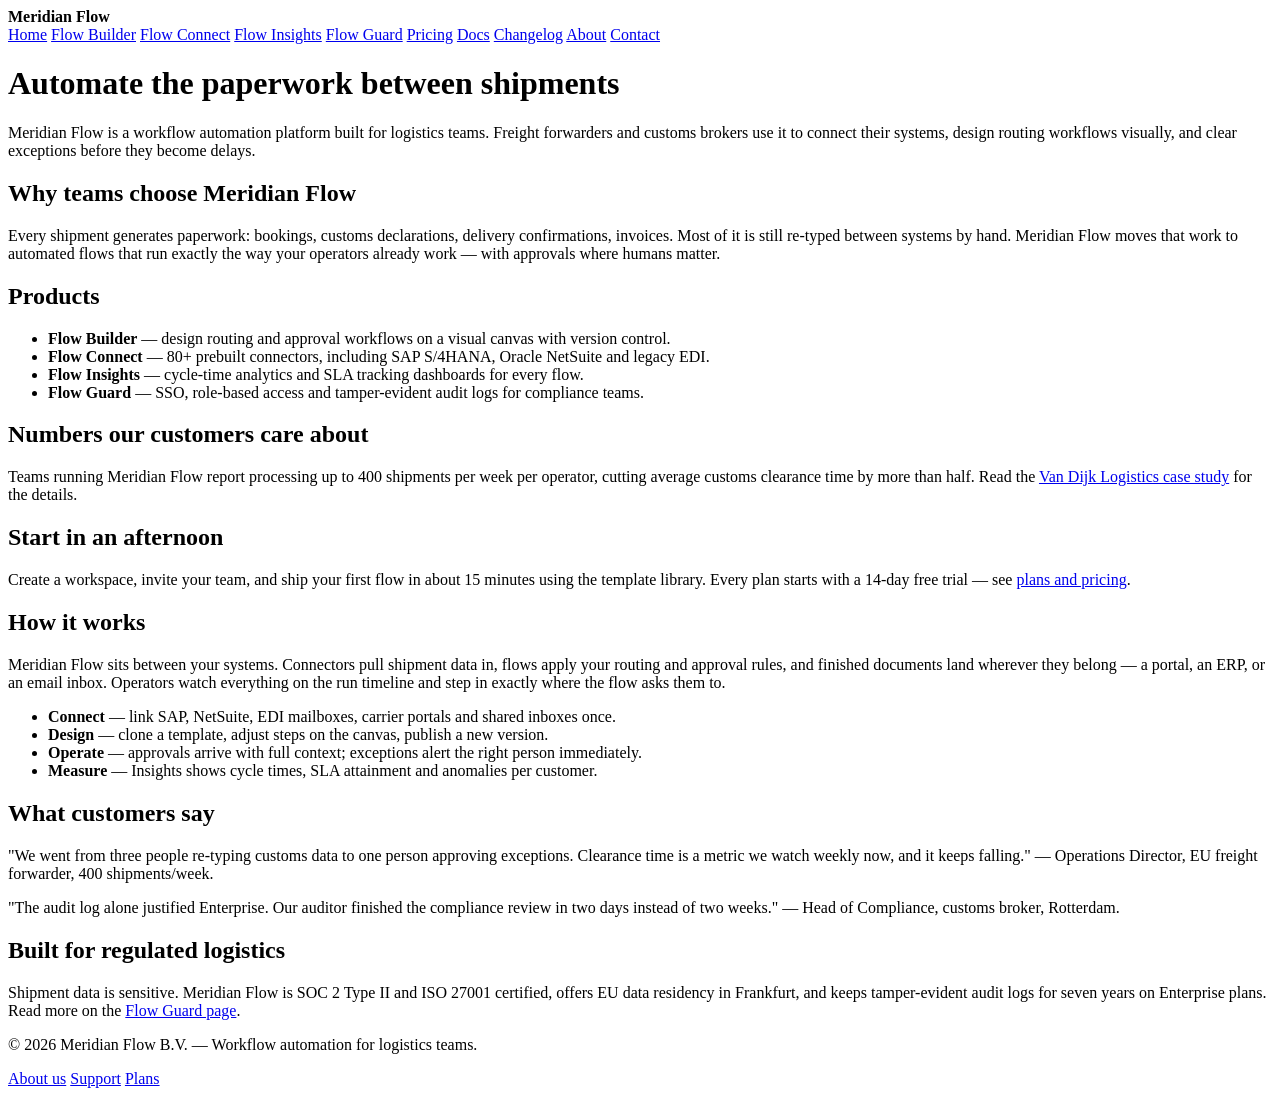
<file: src/site_rag_analyst/demo_data/site/index.html>
<!DOCTYPE html>
<html lang="en">
<head>
<meta charset="utf-8">
<meta name="viewport" content="width=device-width, initial-scale=1">
<title>Meridian Flow — Workflow automation for logistics teams</title>
<meta name="description" content="Meridian Flow automates the paperwork between shipments: customs forms, bookings, invoices and exceptions, in one platform.">
</head>
<body>
<header><strong>Meridian Flow</strong>
<nav class="main-nav">
  <a href="http://demo.meridian.test/">Home</a>
  <a href="http://demo.meridian.test/products/flow-builder">Flow Builder</a>
  <a href="http://demo.meridian.test/products/flow-connect">Flow Connect</a>
  <a href="http://demo.meridian.test/products/flow-insights">Flow Insights</a>
  <a href="http://demo.meridian.test/products/flow-guard">Flow Guard</a>
  <a href="http://demo.meridian.test/pricing">Pricing</a>
  <a href="http://demo.meridian.test/docs/getting-started">Docs</a>
  <a href="http://demo.meridian.test/changelog">Changelog</a>
  <a href="http://demo.meridian.test/about">About</a>
  <a href="http://demo.meridian.test/contact">Contact</a>
</nav>
</header>
<main>

<h1>Automate the paperwork between shipments</h1>
<p>Meridian Flow is a workflow automation platform built for logistics teams.
Freight forwarders and customs brokers use it to connect their systems, design
routing workflows visually, and clear exceptions before they become delays.</p>

<h2>Why teams choose Meridian Flow</h2>
<p>Every shipment generates paperwork: bookings, customs declarations, delivery
confirmations, invoices. Most of it is still re-typed between systems by hand.
Meridian Flow moves that work to automated flows that run exactly the way your
operators already work — with approvals where humans matter.</p>

<h2>Products</h2>
<ul>
  <li><strong>Flow Builder</strong> — design routing and approval workflows on a visual canvas with version control.</li>
  <li><strong>Flow Connect</strong> — 80+ prebuilt connectors, including SAP S/4HANA, Oracle NetSuite and legacy EDI.</li>
  <li><strong>Flow Insights</strong> — cycle-time analytics and SLA tracking dashboards for every flow.</li>
  <li><strong>Flow Guard</strong> — SSO, role-based access and tamper-evident audit logs for compliance teams.</li>
</ul>

<h2>Numbers our customers care about</h2>
<p>Teams running Meridian Flow report processing up to 400 shipments per week
per operator, cutting average customs clearance time by more than half. Read
the <a href="http://demo.meridian.test/blog/automating-border-paperwork">Van Dijk Logistics case study</a> for the details.</p>

<h2>Start in an afternoon</h2>
<p>Create a workspace, invite your team, and ship your first flow in about 15
minutes using the template library. Every plan starts with a 14-day free
trial — see <a href="http://demo.meridian.test/pricing">plans and pricing</a>.</p>

<h2>How it works</h2>
<p>Meridian Flow sits between your systems. Connectors pull shipment data in,
flows apply your routing and approval rules, and finished documents land
wherever they belong — a portal, an ERP, or an email inbox. Operators watch
everything on the run timeline and step in exactly where the flow asks them
to.</p>
<ul>
  <li><strong>Connect</strong> — link SAP, NetSuite, EDI mailboxes, carrier portals and shared inboxes once.</li>
  <li><strong>Design</strong> — clone a template, adjust steps on the canvas, publish a new version.</li>
  <li><strong>Operate</strong> — approvals arrive with full context; exceptions alert the right person immediately.</li>
  <li><strong>Measure</strong> — Insights shows cycle times, SLA attainment and anomalies per customer.</li>
</ul>

<h2>What customers say</h2>
<p>"We went from three people re-typing customs data to one person approving
exceptions. Clearance time is a metric we watch weekly now, and it keeps
falling." — Operations Director, EU freight forwarder, 400 shipments/week.</p>
<p>"The audit log alone justified Enterprise. Our auditor finished the
compliance review in two days instead of two weeks." — Head of Compliance,
customs broker, Rotterdam.</p>

<h2>Built for regulated logistics</h2>
<p>Shipment data is sensitive. Meridian Flow is SOC 2 Type II and ISO 27001
certified, offers EU data residency in Frankfurt, and keeps tamper-evident
audit logs for seven years on Enterprise plans. Read more on the
<a href="http://demo.meridian.test/products/flow-guard">Flow Guard page</a>.</p>

</main>

<footer>
  <p>© 2026 Meridian Flow B.V. — Workflow automation for logistics teams.</p>
  <a href="http://demo.meridian.test/about">About us</a>
  <a href="http://demo.meridian.test/contact">Support</a>
  <a href="http://demo.meridian.test/pricing">Plans</a>
</footer>

</body>
</html>
</file>
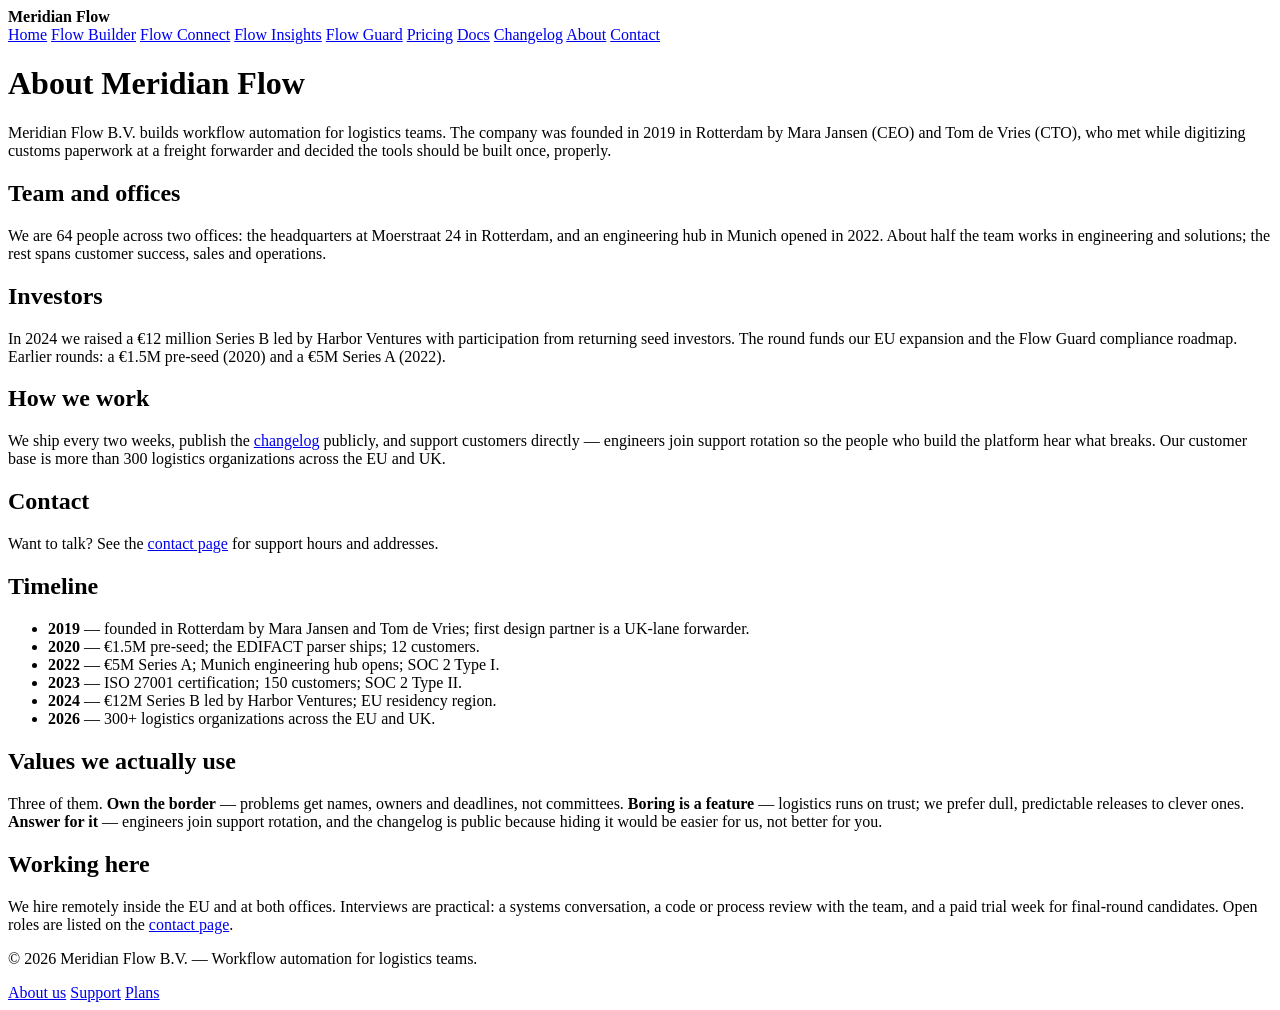
<file: src/site_rag_analyst/demo_data/site/about.html>
<!DOCTYPE html>
<html lang="en">
<head>
<meta charset="utf-8">
<meta name="viewport" content="width=device-width, initial-scale=1">
<title>About — Meridian Flow</title>
<meta name="description" content="Meridian Flow B.V. was founded in 2019 in Rotterdam by Mara Jansen and Tom de Vries. 64 people across Rotterdam and Munich, Series B of €12M in 2024.">
</head>
<body>
<header><strong>Meridian Flow</strong>
<nav class="main-nav">
  <a href="http://demo.meridian.test/">Home</a>
  <a href="http://demo.meridian.test/products/flow-builder">Flow Builder</a>
  <a href="http://demo.meridian.test/products/flow-connect">Flow Connect</a>
  <a href="http://demo.meridian.test/products/flow-insights">Flow Insights</a>
  <a href="http://demo.meridian.test/products/flow-guard">Flow Guard</a>
  <a href="http://demo.meridian.test/pricing">Pricing</a>
  <a href="http://demo.meridian.test/docs/getting-started">Docs</a>
  <a href="http://demo.meridian.test/changelog">Changelog</a>
  <a href="http://demo.meridian.test/about">About</a>
  <a href="http://demo.meridian.test/contact">Contact</a>
</nav>
</header>
<main>

<h1>About Meridian Flow</h1>
<p>Meridian Flow B.V. builds workflow automation for logistics teams. The
company was founded in 2019 in Rotterdam by Mara Jansen (CEO) and Tom de
Vries (CTO), who met while digitizing customs paperwork at a freight
forwarder and decided the tools should be built once, properly.</p>

<h2>Team and offices</h2>
<p>We are 64 people across two offices: the headquarters at Moerstraat 24 in
Rotterdam, and an engineering hub in Munich opened in 2022. About half the
team works in engineering and solutions; the rest spans customer success,
sales and operations.</p>

<h2>Investors</h2>
<p>In 2024 we raised a €12 million Series B led by Harbor Ventures with
participation from returning seed investors. The round funds our EU
expansion and the Flow Guard compliance roadmap. Earlier rounds: a €1.5M
pre-seed (2020) and a €5M Series A (2022).</p>

<h2>How we work</h2>
<p>We ship every two weeks, publish the
<a href="http://demo.meridian.test/changelog">changelog</a> publicly, and
support customers directly — engineers join support rotation so the people
who build the platform hear what breaks. Our customer base is more than 300
logistics organizations across the EU and UK.</p>

<h2>Contact</h2>
<p>Want to talk? See the <a href="http://demo.meridian.test/contact">contact
page</a> for support hours and addresses.</p>

<h2>Timeline</h2>
<ul>
  <li><strong>2019</strong> — founded in Rotterdam by Mara Jansen and Tom de Vries; first design partner is a UK-lane forwarder.</li>
  <li><strong>2020</strong> — €1.5M pre-seed; the EDIFACT parser ships; 12 customers.</li>
  <li><strong>2022</strong> — €5M Series A; Munich engineering hub opens; SOC 2 Type I.</li>
  <li><strong>2023</strong> — ISO 27001 certification; 150 customers; SOC 2 Type II.</li>
  <li><strong>2024</strong> — €12M Series B led by Harbor Ventures; EU residency region.</li>
  <li><strong>2026</strong> — 300+ logistics organizations across the EU and UK.</li>
</ul>

<h2>Values we actually use</h2>
<p>Three of them. <strong>Own the border</strong> — problems get names, owners
and deadlines, not committees. <strong>Boring is a feature</strong> —
logistics runs on trust; we prefer dull, predictable releases to clever
ones. <strong>Answer for it</strong> — engineers join support rotation, and
the changelog is public because hiding it would be easier for us, not better
for you.</p>

<h2>Working here</h2>
<p>We hire remotely inside the EU and at both offices. Interviews are
practical: a systems conversation, a code or process review with the team,
and a paid trial week for final-round candidates. Open roles are listed on
the <a href="http://demo.meridian.test/contact">contact page</a>.</p>

</main>

<footer>
  <p>© 2026 Meridian Flow B.V. — Workflow automation for logistics teams.</p>
  <a href="http://demo.meridian.test/about">About us</a>
  <a href="http://demo.meridian.test/contact">Support</a>
  <a href="http://demo.meridian.test/pricing">Plans</a>
</footer>

</body>
</html>
</file>
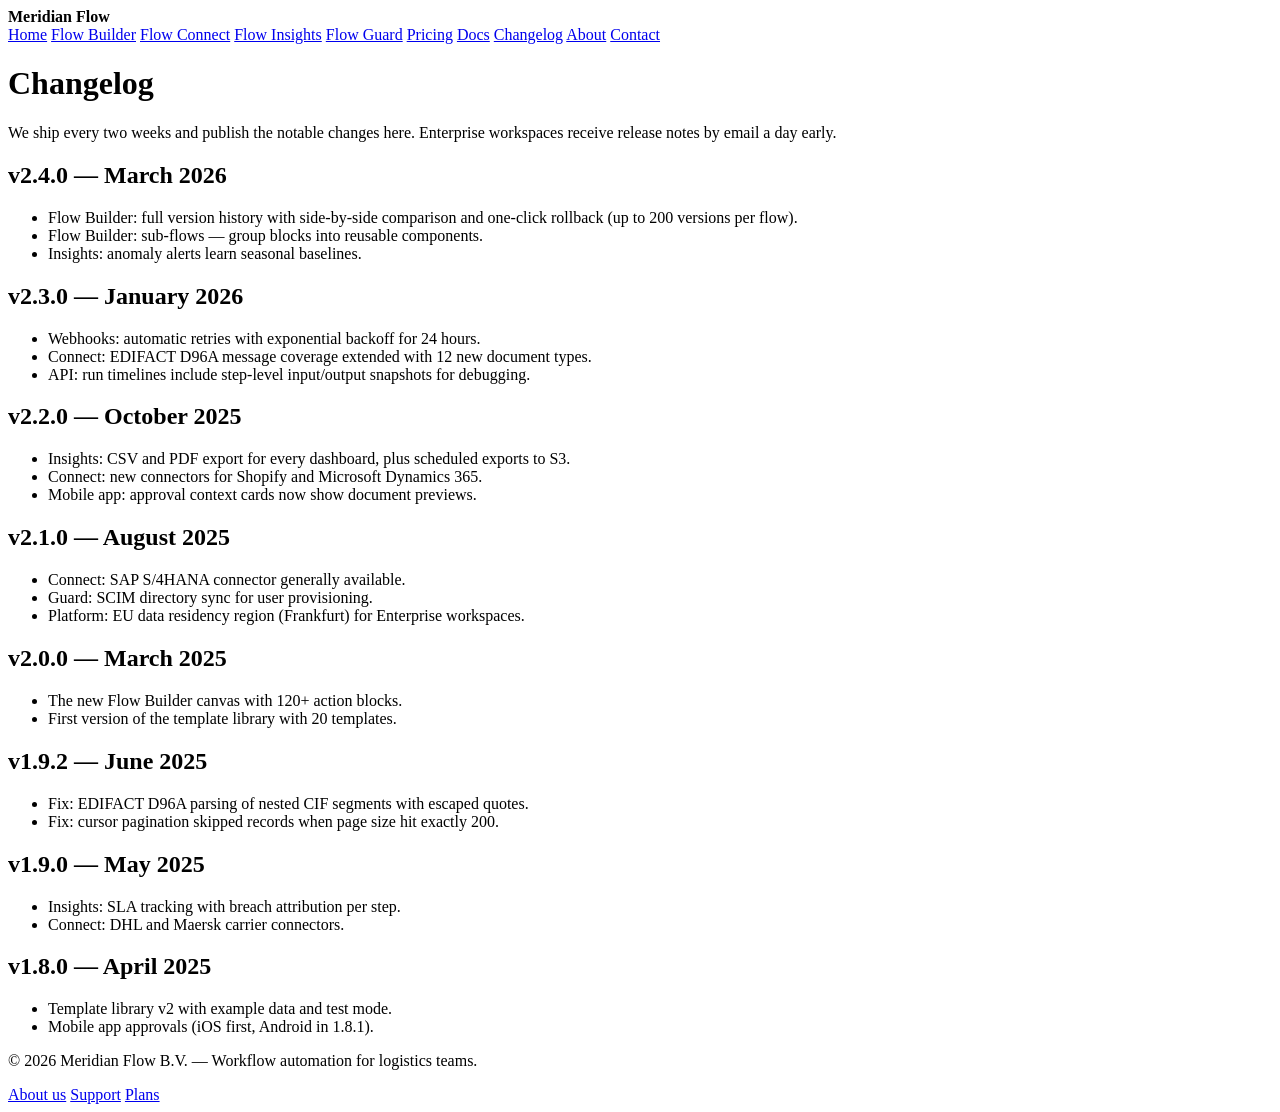
<file: src/site_rag_analyst/demo_data/site/changelog.html>
<!DOCTYPE html>
<html lang="en">
<head>
<meta charset="utf-8">
<meta name="viewport" content="width=device-width, initial-scale=1">
<title>Changelog — Meridian Flow</title>
<meta name="description" content="Meridian Flow changelog: v2.4.0 flow version history (Mar 2026), v2.3.0 webhook retries (Jan 2026), v2.2.0 Insights CSV export, v2.1.0 SAP S/4HANA connector.">
</head>
<body>
<header><strong>Meridian Flow</strong>
<nav class="main-nav">
  <a href="http://demo.meridian.test/">Home</a>
  <a href="http://demo.meridian.test/products/flow-builder">Flow Builder</a>
  <a href="http://demo.meridian.test/products/flow-connect">Flow Connect</a>
  <a href="http://demo.meridian.test/products/flow-insights">Flow Insights</a>
  <a href="http://demo.meridian.test/products/flow-guard">Flow Guard</a>
  <a href="http://demo.meridian.test/pricing">Pricing</a>
  <a href="http://demo.meridian.test/docs/getting-started">Docs</a>
  <a href="http://demo.meridian.test/changelog">Changelog</a>
  <a href="http://demo.meridian.test/about">About</a>
  <a href="http://demo.meridian.test/contact">Contact</a>
</nav>
</header>
<main>

<h1>Changelog</h1>
<p>We ship every two weeks and publish the notable changes here. Enterprise
workspaces receive release notes by email a day early.</p>

<h2>v2.4.0 — March 2026</h2>
<ul>
  <li>Flow Builder: full version history with side-by-side comparison and one-click rollback (up to 200 versions per flow).</li>
  <li>Flow Builder: sub-flows — group blocks into reusable components.</li>
  <li>Insights: anomaly alerts learn seasonal baselines.</li>
</ul>

<h2>v2.3.0 — January 2026</h2>
<ul>
  <li>Webhooks: automatic retries with exponential backoff for 24 hours.</li>
  <li>Connect: EDIFACT D96A message coverage extended with 12 new document types.</li>
  <li>API: run timelines include step-level input/output snapshots for debugging.</li>
</ul>

<h2>v2.2.0 — October 2025</h2>
<ul>
  <li>Insights: CSV and PDF export for every dashboard, plus scheduled exports to S3.</li>
  <li>Connect: new connectors for Shopify and Microsoft Dynamics 365.</li>
  <li>Mobile app: approval context cards now show document previews.</li>
</ul>

<h2>v2.1.0 — August 2025</h2>
<ul>
  <li>Connect: SAP S/4HANA connector generally available.</li>
  <li>Guard: SCIM directory sync for user provisioning.</li>
  <li>Platform: EU data residency region (Frankfurt) for Enterprise workspaces.</li>
</ul>

<h2>v2.0.0 — March 2025</h2>
<ul>
  <li>The new Flow Builder canvas with 120+ action blocks.</li>
  <li>First version of the template library with 20 templates.</li>
</ul>

<h2>v1.9.2 — June 2025</h2>
<ul>
  <li>Fix: EDIFACT D96A parsing of nested CIF segments with escaped quotes.</li>
  <li>Fix: cursor pagination skipped records when page size hit exactly 200.</li>
</ul>

<h2>v1.9.0 — May 2025</h2>
<ul>
  <li>Insights: SLA tracking with breach attribution per step.</li>
  <li>Connect: DHL and Maersk carrier connectors.</li>
</ul>

<h2>v1.8.0 — April 2025</h2>
<ul>
  <li>Template library v2 with example data and test mode.</li>
  <li>Mobile app approvals (iOS first, Android in 1.8.1).</li>
</ul>

</main>

<footer>
  <p>© 2026 Meridian Flow B.V. — Workflow automation for logistics teams.</p>
  <a href="http://demo.meridian.test/about">About us</a>
  <a href="http://demo.meridian.test/contact">Support</a>
  <a href="http://demo.meridian.test/pricing">Plans</a>
</footer>

</body>
</html>
</file>
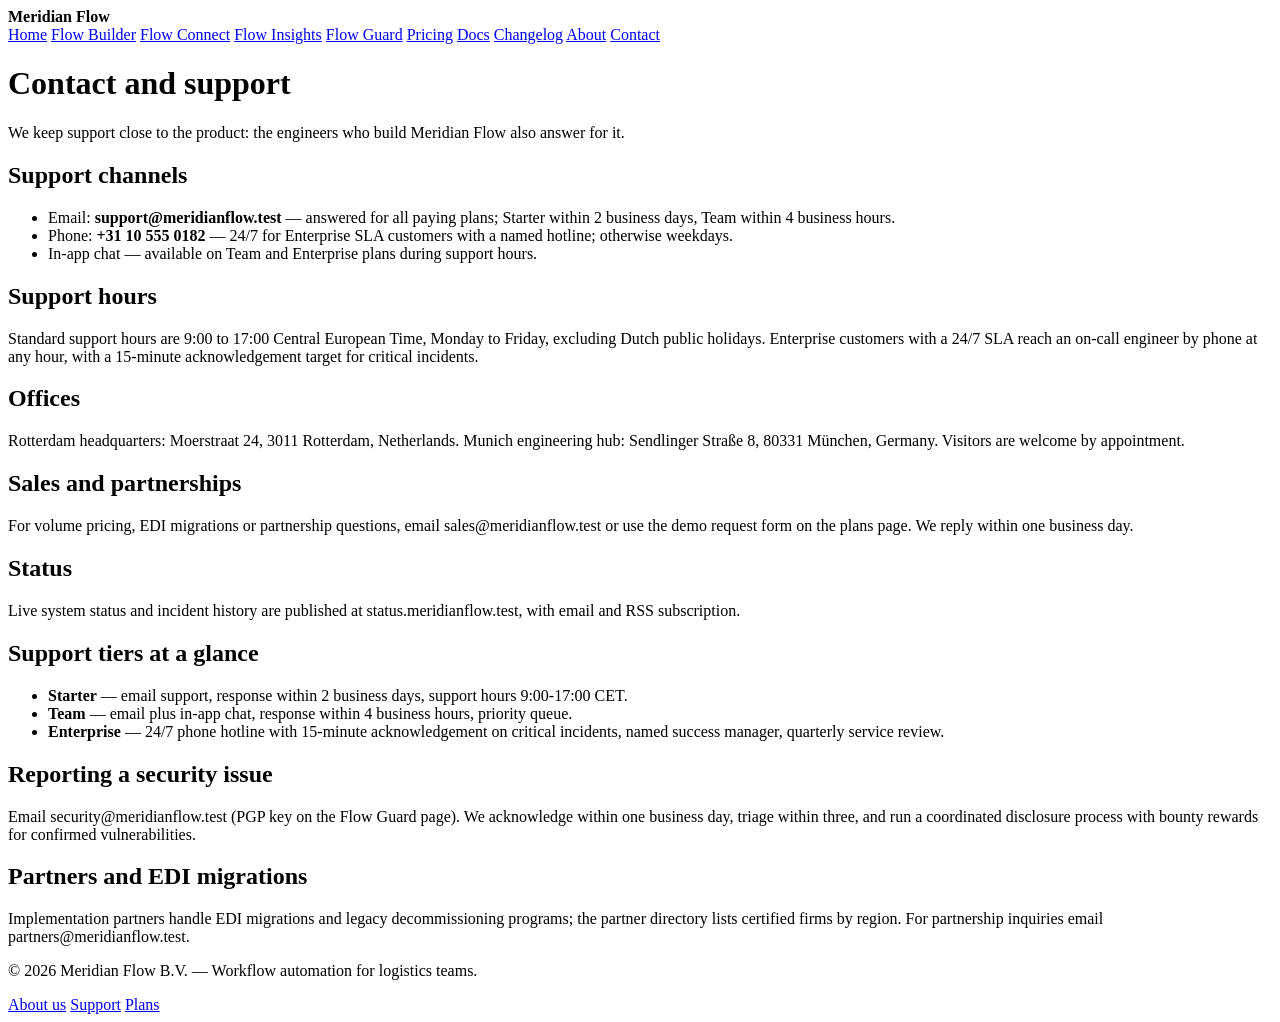
<file: src/site_rag_analyst/demo_data/site/contact.html>
<!DOCTYPE html>
<html lang="en">
<head>
<meta charset="utf-8">
<meta name="viewport" content="width=device-width, initial-scale=1">
<title>Contact and support — Meridian Flow</title>
<meta name="description" content="Reach Meridian Flow: support@meridianflow.test, +31 10 555 0182, Moerstraat 24 Rotterdam. Support hours 9:00–17:00 CET; Enterprise 24/7 phone.">
</head>
<body>
<header><strong>Meridian Flow</strong>
<nav class="main-nav">
  <a href="http://demo.meridian.test/">Home</a>
  <a href="http://demo.meridian.test/products/flow-builder">Flow Builder</a>
  <a href="http://demo.meridian.test/products/flow-connect">Flow Connect</a>
  <a href="http://demo.meridian.test/products/flow-insights">Flow Insights</a>
  <a href="http://demo.meridian.test/products/flow-guard">Flow Guard</a>
  <a href="http://demo.meridian.test/pricing">Pricing</a>
  <a href="http://demo.meridian.test/docs/getting-started">Docs</a>
  <a href="http://demo.meridian.test/changelog">Changelog</a>
  <a href="http://demo.meridian.test/about">About</a>
  <a href="http://demo.meridian.test/contact">Contact</a>
</nav>
</header>
<main>

<h1>Contact and support</h1>
<p>We keep support close to the product: the engineers who build Meridian
Flow also answer for it.</p>

<h2>Support channels</h2>
<ul>
  <li>Email: <strong>support@meridianflow.test</strong> — answered for all paying plans; Starter within 2 business days, Team within 4 business hours.</li>
  <li>Phone: <strong>+31 10 555 0182</strong> — 24/7 for Enterprise SLA customers with a named hotline; otherwise weekdays.</li>
  <li>In-app chat — available on Team and Enterprise plans during support hours.</li>
</ul>

<h2>Support hours</h2>
<p>Standard support hours are 9:00 to 17:00 Central European Time, Monday to
Friday, excluding Dutch public holidays. Enterprise customers with a 24/7
SLA reach an on-call engineer by phone at any hour, with a 15-minute
acknowledgement target for critical incidents.</p>

<h2>Offices</h2>
<p>Rotterdam headquarters: Moerstraat 24, 3011 Rotterdam, Netherlands.
Munich engineering hub: Sendlinger Straße 8, 80331 München, Germany. Visitors
are welcome by appointment.</p>

<h2>Sales and partnerships</h2>
<p>For volume pricing, EDI migrations or partnership questions, email
sales@meridianflow.test or use the demo request form on the plans page. We
reply within one business day.</p>

<h2>Status</h2>
<p>Live system status and incident history are published at
status.meridianflow.test, with email and RSS subscription.</p>

<h2>Support tiers at a glance</h2>
<ul>
  <li><strong>Starter</strong> — email support, response within 2 business days, support hours 9:00-17:00 CET.</li>
  <li><strong>Team</strong> — email plus in-app chat, response within 4 business hours, priority queue.</li>
  <li><strong>Enterprise</strong> — 24/7 phone hotline with 15-minute acknowledgement on critical incidents, named success manager, quarterly service review.</li>
</ul>

<h2>Reporting a security issue</h2>
<p>Email security@meridianflow.test (PGP key on the Flow Guard page). We
acknowledge within one business day, triage within three, and run a
coordinated disclosure process with bounty rewards for confirmed
vulnerabilities.</p>

<h2>Partners and EDI migrations</h2>
<p>Implementation partners handle EDI migrations and legacy decommissioning
programs; the partner directory lists certified firms by region. For
partnership inquiries email partners@meridianflow.test.</p>

</main>

<footer>
  <p>© 2026 Meridian Flow B.V. — Workflow automation for logistics teams.</p>
  <a href="http://demo.meridian.test/about">About us</a>
  <a href="http://demo.meridian.test/contact">Support</a>
  <a href="http://demo.meridian.test/pricing">Plans</a>
</footer>

</body>
</html>
</file>
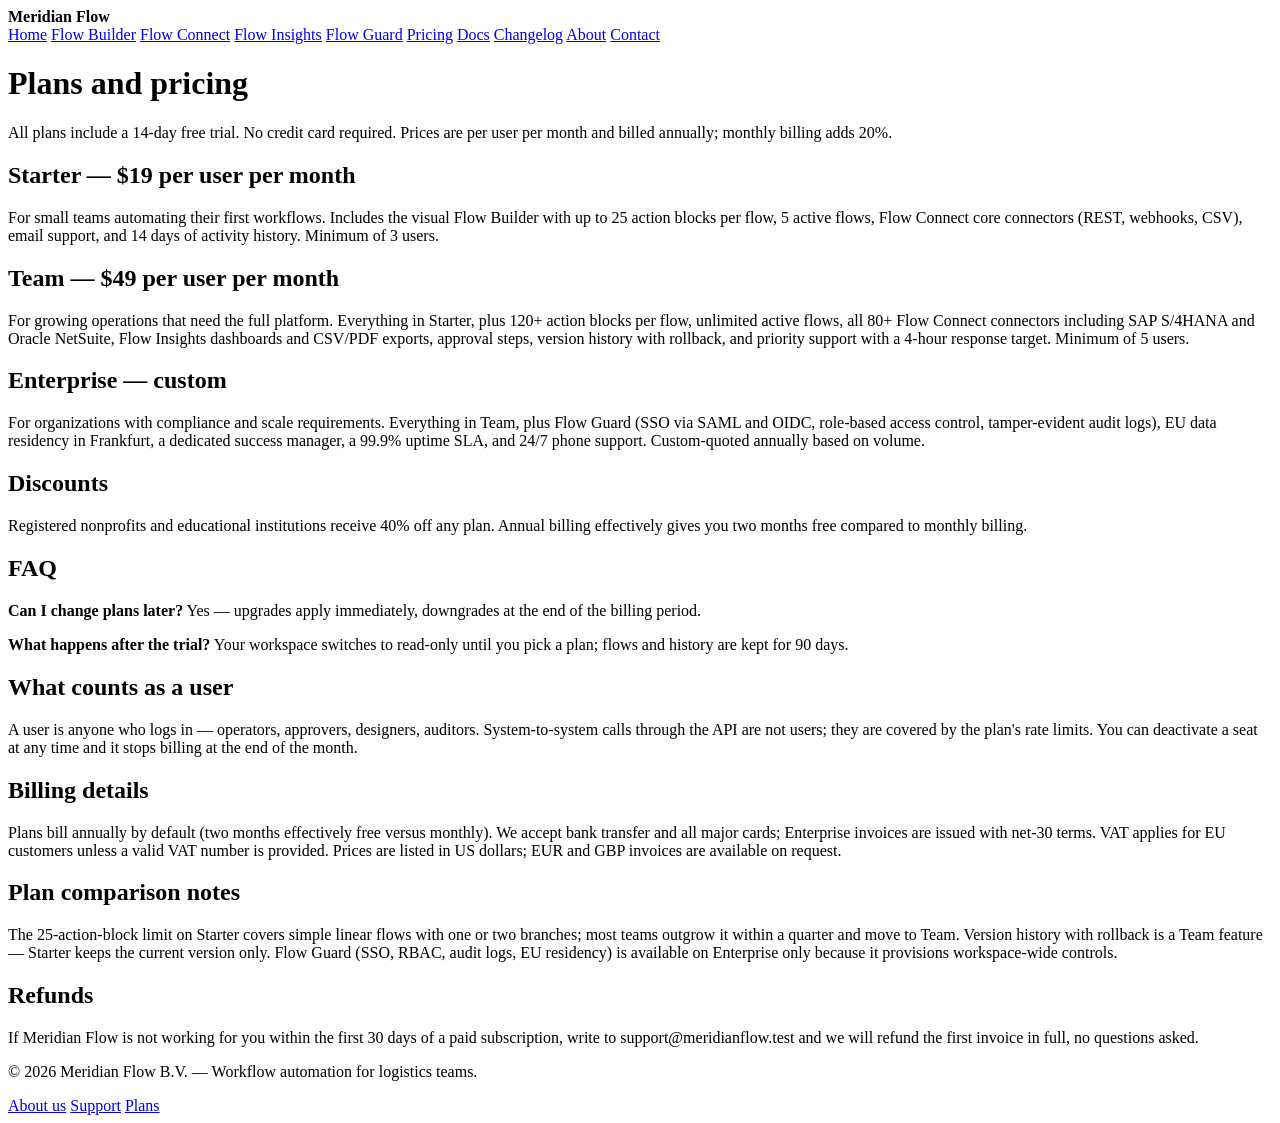
<file: src/site_rag_analyst/demo_data/site/pricing.html>
<!DOCTYPE html>
<html lang="en">
<head>
<meta charset="utf-8">
<meta name="viewport" content="width=device-width, initial-scale=1">
<title>Pricing — Meridian Flow</title>
<meta name="description" content="Transparent per-user pricing: Starter at $19, Team at $49 per user per month, Enterprise custom. 14-day free trial on every plan.">
</head>
<body>
<header><strong>Meridian Flow</strong>
<nav class="main-nav">
  <a href="http://demo.meridian.test/">Home</a>
  <a href="http://demo.meridian.test/products/flow-builder">Flow Builder</a>
  <a href="http://demo.meridian.test/products/flow-connect">Flow Connect</a>
  <a href="http://demo.meridian.test/products/flow-insights">Flow Insights</a>
  <a href="http://demo.meridian.test/products/flow-guard">Flow Guard</a>
  <a href="http://demo.meridian.test/pricing">Pricing</a>
  <a href="http://demo.meridian.test/docs/getting-started">Docs</a>
  <a href="http://demo.meridian.test/changelog">Changelog</a>
  <a href="http://demo.meridian.test/about">About</a>
  <a href="http://demo.meridian.test/contact">Contact</a>
</nav>
</header>
<main>

<h1>Plans and pricing</h1>
<p>All plans include a 14-day free trial. No credit card required. Prices are
per user per month and billed annually; monthly billing adds 20%.</p>

<h2>Starter — $19 per user per month</h2>
<p>For small teams automating their first workflows. Includes the visual Flow
Builder with up to 25 action blocks per flow, 5 active flows, Flow Connect
core connectors (REST, webhooks, CSV), email support, and 14 days of activity
history. Minimum of 3 users.</p>

<h2>Team — $49 per user per month</h2>
<p>For growing operations that need the full platform. Everything in Starter,
plus 120+ action blocks per flow, unlimited active flows, all 80+ Flow
Connect connectors including SAP S/4HANA and Oracle NetSuite, Flow Insights
dashboards and CSV/PDF exports, approval steps, version history with
rollback, and priority support with a 4-hour response target. Minimum of 5
users.</p>

<h2>Enterprise — custom</h2>
<p>For organizations with compliance and scale requirements. Everything in
Team, plus Flow Guard (SSO via SAML and OIDC, role-based access control,
tamper-evident audit logs), EU data residency in Frankfurt, a dedicated
success manager, a 99.9% uptime SLA, and 24/7 phone support. Custom-quoted
annually based on volume.</p>

<h2>Discounts</h2>
<p>Registered nonprofits and educational institutions receive 40% off any
plan. Annual billing effectively gives you two months free compared to
monthly billing.</p>

<h2>FAQ</h2>
<p><strong>Can I change plans later?</strong> Yes — upgrades apply immediately,
downgrades at the end of the billing period.</p>
<p><strong>What happens after the trial?</strong> Your workspace switches to
read-only until you pick a plan; flows and history are kept for 90 days.</p>

<h2>What counts as a user</h2>
<p>A user is anyone who logs in — operators, approvers, designers, auditors.
System-to-system calls through the API are not users; they are covered by
the plan's rate limits. You can deactivate a seat at any time and it stops
billing at the end of the month.</p>

<h2>Billing details</h2>
<p>Plans bill annually by default (two months effectively free versus
monthly). We accept bank transfer and all major cards; Enterprise invoices
are issued with net-30 terms. VAT applies for EU customers unless a valid
VAT number is provided. Prices are listed in US dollars; EUR and GBP
invoices are available on request.</p>

<h2>Plan comparison notes</h2>
<p>The 25-action-block limit on Starter covers simple linear flows with one
or two branches; most teams outgrow it within a quarter and move to Team.
Version history with rollback is a Team feature — Starter keeps the current
version only. Flow Guard (SSO, RBAC, audit logs, EU residency) is available
on Enterprise only because it provisions workspace-wide controls.</p>

<h2>Refunds</h2>
<p>If Meridian Flow is not working for you within the first 30 days of a paid
subscription, write to support@meridianflow.test and we will refund the
first invoice in full, no questions asked.</p>

</main>

<footer>
  <p>© 2026 Meridian Flow B.V. — Workflow automation for logistics teams.</p>
  <a href="http://demo.meridian.test/about">About us</a>
  <a href="http://demo.meridian.test/contact">Support</a>
  <a href="http://demo.meridian.test/pricing">Plans</a>
</footer>

</body>
</html>
</file>
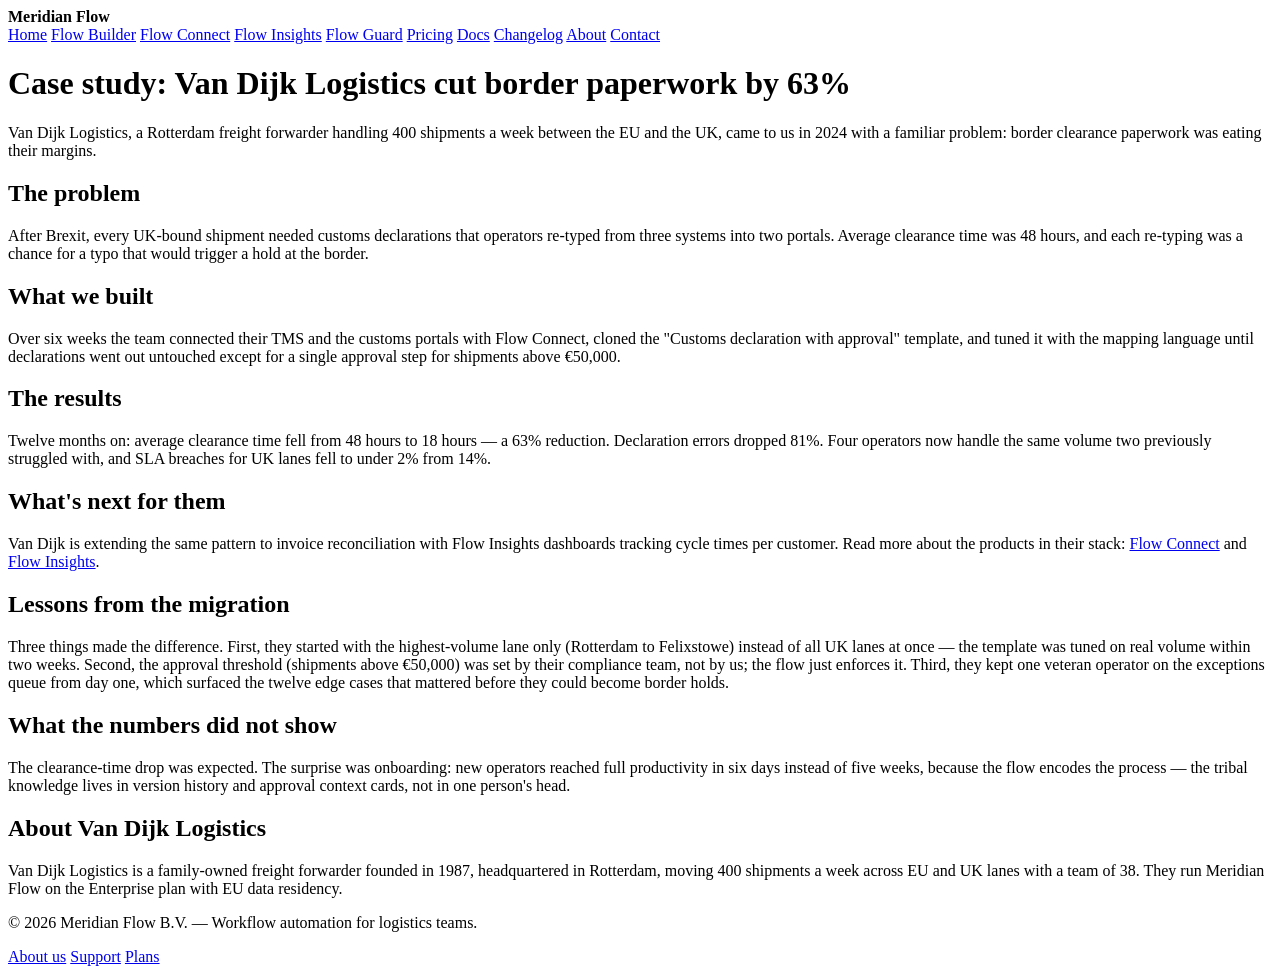
<file: src/site_rag_analyst/demo_data/site/blog/automating-border-paperwork.html>
<!DOCTYPE html>
<html lang="en">
<head>
<meta charset="utf-8">
<meta name="viewport" content="width=device-width, initial-scale=1">
<title>Case study: automating border paperwork — Meridian Flow</title>
<meta name="description" content="How Van Dijk Logistics cut customs clearance from 48 to 18 hours on 400 shipments a week with Meridian Flow — a 63% reduction.">
</head>
<body>
<header><strong>Meridian Flow</strong>
<nav class="main-nav">
  <a href="http://demo.meridian.test/">Home</a>
  <a href="http://demo.meridian.test/products/flow-builder">Flow Builder</a>
  <a href="http://demo.meridian.test/products/flow-connect">Flow Connect</a>
  <a href="http://demo.meridian.test/products/flow-insights">Flow Insights</a>
  <a href="http://demo.meridian.test/products/flow-guard">Flow Guard</a>
  <a href="http://demo.meridian.test/pricing">Pricing</a>
  <a href="http://demo.meridian.test/docs/getting-started">Docs</a>
  <a href="http://demo.meridian.test/changelog">Changelog</a>
  <a href="http://demo.meridian.test/about">About</a>
  <a href="http://demo.meridian.test/contact">Contact</a>
</nav>
</header>
<main>

<h1>Case study: Van Dijk Logistics cut border paperwork by 63%</h1>
<p>Van Dijk Logistics, a Rotterdam freight forwarder handling 400 shipments a
week between the EU and the UK, came to us in 2024 with a familiar problem:
border clearance paperwork was eating their margins.</p>

<h2>The problem</h2>
<p>After Brexit, every UK-bound shipment needed customs declarations that
operators re-typed from three systems into two portals. Average clearance
time was 48 hours, and each re-typing was a chance for a typo that would
trigger a hold at the border.</p>

<h2>What we built</h2>
<p>Over six weeks the team connected their TMS and the customs portals with
Flow Connect, cloned the "Customs declaration with approval" template, and
tuned it with the mapping language until declarations went out untouched
except for a single approval step for shipments above €50,000.</p>

<h2>The results</h2>
<p>Twelve months on: average clearance time fell from 48 hours to 18 hours —
a 63% reduction. Declaration errors dropped 81%. Four operators now handle
the same volume two previously struggled with, and SLA breaches for UK lanes
fell to under 2% from 14%.</p>

<h2>What's next for them</h2>
<p>Van Dijk is extending the same pattern to invoice reconciliation with
Flow Insights dashboards tracking cycle times per customer. Read more about
the products in their stack: <a
href="http://demo.meridian.test/products/flow-connect">Flow Connect</a> and
<a href="http://demo.meridian.test/products/flow-insights">Flow
Insights</a>.</p>

<h2>Lessons from the migration</h2>
<p>Three things made the difference. First, they started with the
highest-volume lane only (Rotterdam to Felixstowe) instead of all UK lanes
at once — the template was tuned on real volume within two weeks. Second,
the approval threshold (shipments above €50,000) was set by their compliance
team, not by us; the flow just enforces it. Third, they kept one veteran
operator on the exceptions queue from day one, which surfaced the twelve
edge cases that mattered before they could become border holds.</p>

<h2>What the numbers did not show</h2>
<p>The clearance-time drop was expected. The surprise was onboarding: new
operators reached full productivity in six days instead of five weeks,
because the flow encodes the process — the tribal knowledge lives in version
history and approval context cards, not in one person's head.</p>

<h2>About Van Dijk Logistics</h2>
<p>Van Dijk Logistics is a family-owned freight forwarder founded in 1987,
headquartered in Rotterdam, moving 400 shipments a week across EU and UK
lanes with a team of 38. They run Meridian Flow on the Enterprise plan with
EU data residency.</p>

</main>

<footer>
  <p>© 2026 Meridian Flow B.V. — Workflow automation for logistics teams.</p>
  <a href="http://demo.meridian.test/about">About us</a>
  <a href="http://demo.meridian.test/contact">Support</a>
  <a href="http://demo.meridian.test/pricing">Plans</a>
</footer>

</body>
</html>
</file>
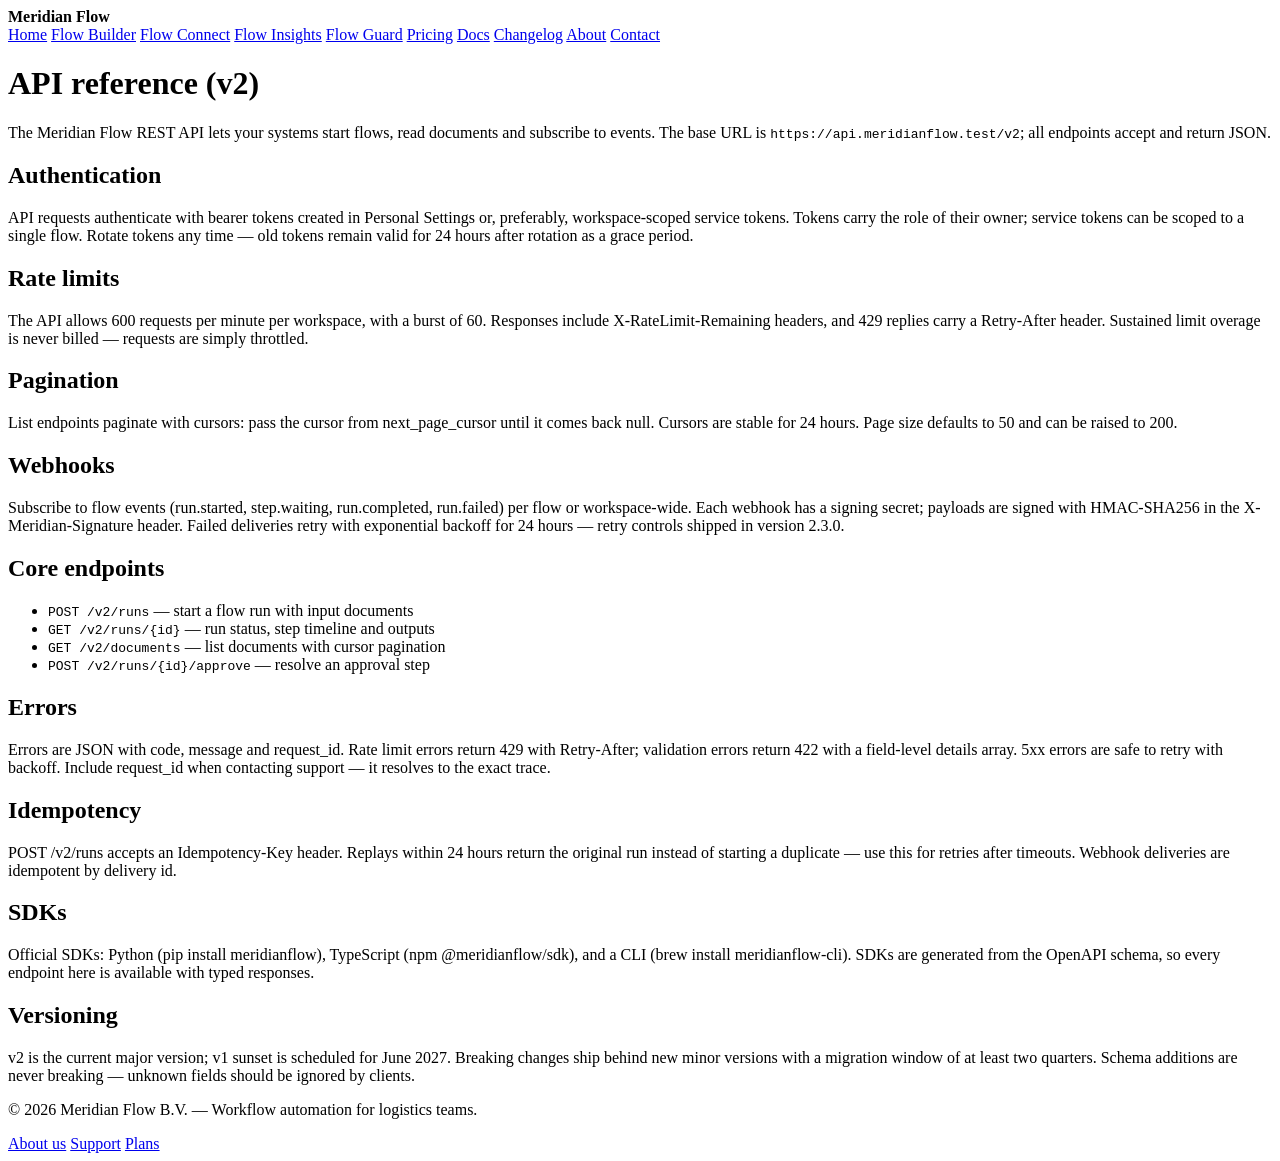
<file: src/site_rag_analyst/demo_data/site/docs/api.html>
<!DOCTYPE html>
<html lang="en">
<head>
<meta charset="utf-8">
<meta name="viewport" content="width=device-width, initial-scale=1">
<title>API reference — Meridian Flow</title>
<meta name="description" content="REST API v2 at api.meridianflow.test/v2 with bearer tokens, 600 requests/minute rate limit, cursor pagination and HMAC-signed webhooks.">
</head>
<body>
<header><strong>Meridian Flow</strong>
<nav class="main-nav">
  <a href="http://demo.meridian.test/">Home</a>
  <a href="http://demo.meridian.test/products/flow-builder">Flow Builder</a>
  <a href="http://demo.meridian.test/products/flow-connect">Flow Connect</a>
  <a href="http://demo.meridian.test/products/flow-insights">Flow Insights</a>
  <a href="http://demo.meridian.test/products/flow-guard">Flow Guard</a>
  <a href="http://demo.meridian.test/pricing">Pricing</a>
  <a href="http://demo.meridian.test/docs/getting-started">Docs</a>
  <a href="http://demo.meridian.test/changelog">Changelog</a>
  <a href="http://demo.meridian.test/about">About</a>
  <a href="http://demo.meridian.test/contact">Contact</a>
</nav>
</header>
<main>

<h1>API reference (v2)</h1>
<p>The Meridian Flow REST API lets your systems start flows, read documents
and subscribe to events. The base URL is <code>https://api.meridianflow.test/v2</code>;
all endpoints accept and return JSON.</p>

<h2>Authentication</h2>
<p>API requests authenticate with bearer tokens created in Personal Settings
or, preferably, workspace-scoped service tokens. Tokens carry the role of
their owner; service tokens can be scoped to a single flow. Rotate tokens any
time — old tokens remain valid for 24 hours after rotation as a grace
period.</p>

<h2>Rate limits</h2>
<p>The API allows 600 requests per minute per workspace, with a burst of 60.
Responses include X-RateLimit-Remaining headers, and 429 replies carry a
Retry-After header. Sustained limit overage is never billed — requests are
simply throttled.</p>

<h2>Pagination</h2>
<p>List endpoints paginate with cursors: pass the cursor from
next_page_cursor until it comes back null. Cursors are stable for 24 hours.
Page size defaults to 50 and can be raised to 200.</p>

<h2>Webhooks</h2>
<p>Subscribe to flow events (run.started, step.waiting, run.completed,
run.failed) per flow or workspace-wide. Each webhook has a signing secret;
payloads are signed with HMAC-SHA256 in the X-Meridian-Signature header.
Failed deliveries retry with exponential backoff for 24 hours — retry
controls shipped in version 2.3.0.</p>

<h2>Core endpoints</h2>
<ul>
  <li><code>POST /v2/runs</code> — start a flow run with input documents</li>
  <li><code>GET /v2/runs/{id}</code> — run status, step timeline and outputs</li>
  <li><code>GET /v2/documents</code> — list documents with cursor pagination</li>
  <li><code>POST /v2/runs/{id}/approve</code> — resolve an approval step</li>
</ul>

<h2>Errors</h2>
<p>Errors are JSON with code, message and request_id. Rate limit errors
return 429 with Retry-After; validation errors return 422 with a field-level
details array. 5xx errors are safe to retry with backoff. Include
request_id when contacting support — it resolves to the exact trace.</p>

<h2>Idempotency</h2>
<p>POST /v2/runs accepts an Idempotency-Key header. Replays within 24 hours
return the original run instead of starting a duplicate — use this for
retries after timeouts. Webhook deliveries are idempotent by delivery id.</p>

<h2>SDKs</h2>
<p>Official SDKs: Python (pip install meridianflow), TypeScript (npm
@meridianflow/sdk), and a CLI (brew install meridianflow-cli). SDKs are
generated from the OpenAPI schema, so every endpoint here is available with
typed responses.</p>

<h2>Versioning</h2>
<p>v2 is the current major version; v1 sunset is scheduled for June 2027.
Breaking changes ship behind new minor versions with a migration window of
at least two quarters. Schema additions are never breaking — unknown fields
should be ignored by clients.</p>

</main>

<footer>
  <p>© 2026 Meridian Flow B.V. — Workflow automation for logistics teams.</p>
  <a href="http://demo.meridian.test/about">About us</a>
  <a href="http://demo.meridian.test/contact">Support</a>
  <a href="http://demo.meridian.test/pricing">Plans</a>
</footer>

</body>
</html>
</file>
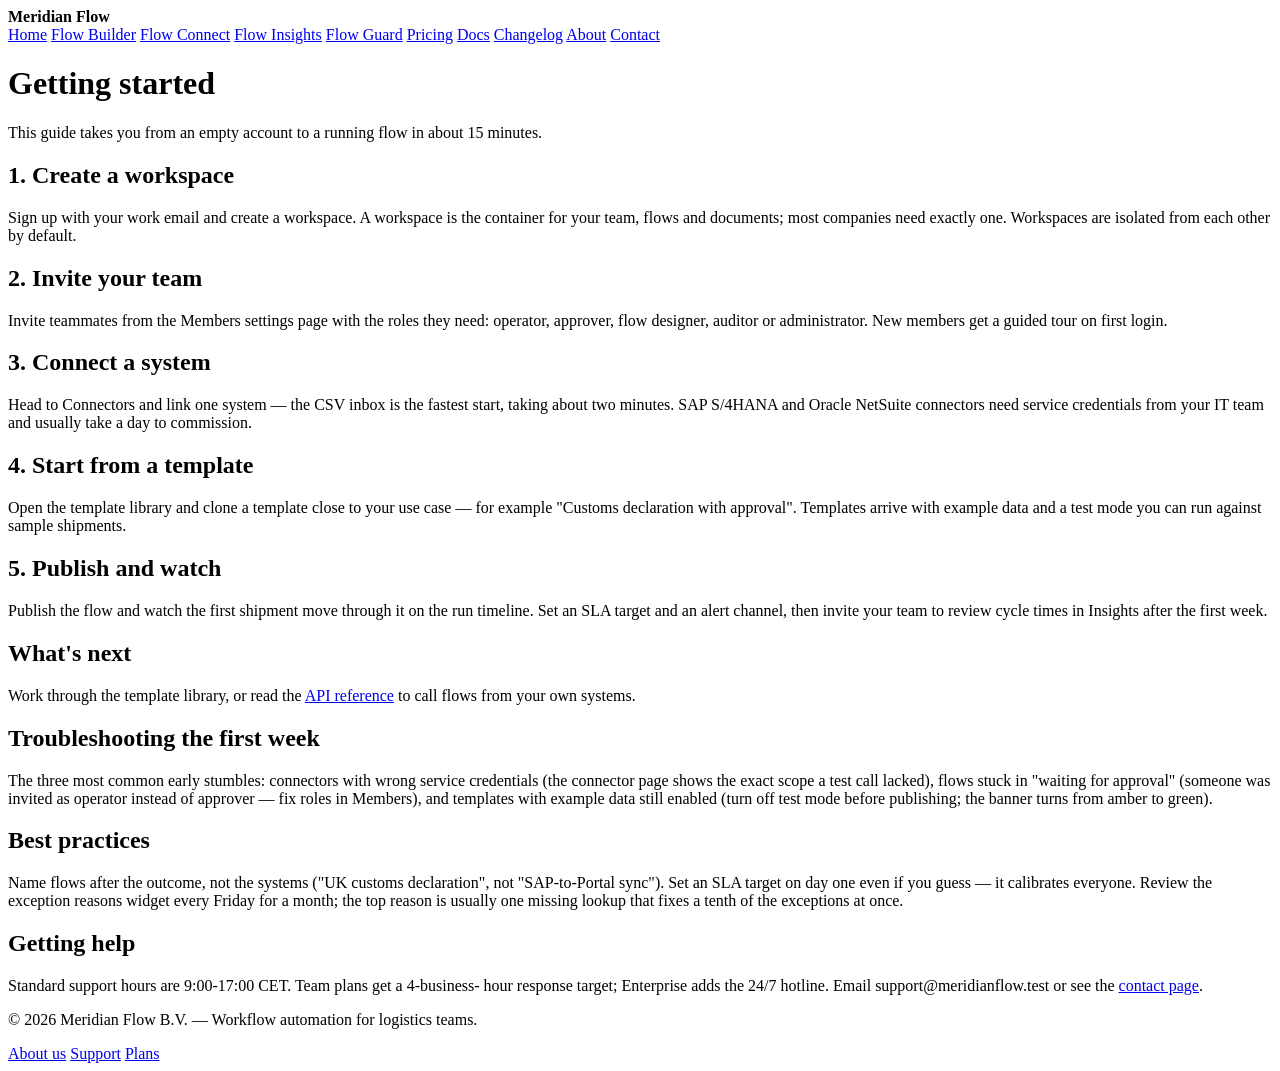
<file: src/site_rag_analyst/demo_data/site/docs/getting-started.html>
<!DOCTYPE html>
<html lang="en">
<head>
<meta charset="utf-8">
<meta name="viewport" content="width=device-width, initial-scale=1">
<title>Getting started — Meridian Flow docs</title>
<meta name="description" content="Create a workspace, invite your team and ship your first flow in about 15 minutes with the template library.">
</head>
<body>
<header><strong>Meridian Flow</strong>
<nav class="main-nav">
  <a href="http://demo.meridian.test/">Home</a>
  <a href="http://demo.meridian.test/products/flow-builder">Flow Builder</a>
  <a href="http://demo.meridian.test/products/flow-connect">Flow Connect</a>
  <a href="http://demo.meridian.test/products/flow-insights">Flow Insights</a>
  <a href="http://demo.meridian.test/products/flow-guard">Flow Guard</a>
  <a href="http://demo.meridian.test/pricing">Pricing</a>
  <a href="http://demo.meridian.test/docs/getting-started">Docs</a>
  <a href="http://demo.meridian.test/changelog">Changelog</a>
  <a href="http://demo.meridian.test/about">About</a>
  <a href="http://demo.meridian.test/contact">Contact</a>
</nav>
</header>
<main>

<h1>Getting started</h1>
<p>This guide takes you from an empty account to a running flow in about 15
minutes.</p>

<h2>1. Create a workspace</h2>
<p>Sign up with your work email and create a workspace. A workspace is the
container for your team, flows and documents; most companies need exactly
one. Workspaces are isolated from each other by default.</p>

<h2>2. Invite your team</h2>
<p>Invite teammates from the Members settings page with the roles they need:
operator, approver, flow designer, auditor or administrator. New members get
a guided tour on first login.</p>

<h2>3. Connect a system</h2>
<p>Head to Connectors and link one system — the CSV inbox is the fastest
start, taking about two minutes. SAP S/4HANA and Oracle NetSuite connectors
need service credentials from your IT team and usually take a day to
commission.</p>

<h2>4. Start from a template</h2>
<p>Open the template library and clone a template close to your use case —
for example "Customs declaration with approval". Templates arrive with
example data and a test mode you can run against sample shipments.</p>

<h2>5. Publish and watch</h2>
<p>Publish the flow and watch the first shipment move through it on the run
timeline. Set an SLA target and an alert channel, then invite your team to
review cycle times in Insights after the first week.</p>

<h2>What's next</h2>
<p>Work through the template library, or read the
<a href="http://demo.meridian.test/docs/api">API reference</a> to call flows
from your own systems.</p>

<h2>Troubleshooting the first week</h2>
<p>The three most common early stumbles: connectors with wrong service
credentials (the connector page shows the exact scope a test call lacked),
flows stuck in "waiting for approval" (someone was invited as operator
instead of approver — fix roles in Members), and templates with example data
still enabled (turn off test mode before publishing; the banner turns from
amber to green).</p>

<h2>Best practices</h2>
<p>Name flows after the outcome, not the systems ("UK customs declaration",
not "SAP-to-Portal sync"). Set an SLA target on day one even if you guess —
it calibrates everyone. Review the exception reasons widget every Friday for
a month; the top reason is usually one missing lookup that fixes a tenth of
the exceptions at once.</p>

<h2>Getting help</h2>
<p>Standard support hours are 9:00-17:00 CET. Team plans get a 4-business-
hour response target; Enterprise adds the 24/7 hotline. Email
support@meridianflow.test or see the
<a href="http://demo.meridian.test/contact">contact page</a>.</p>

</main>

<footer>
  <p>© 2026 Meridian Flow B.V. — Workflow automation for logistics teams.</p>
  <a href="http://demo.meridian.test/about">About us</a>
  <a href="http://demo.meridian.test/contact">Support</a>
  <a href="http://demo.meridian.test/pricing">Plans</a>
</footer>

</body>
</html>
</file>
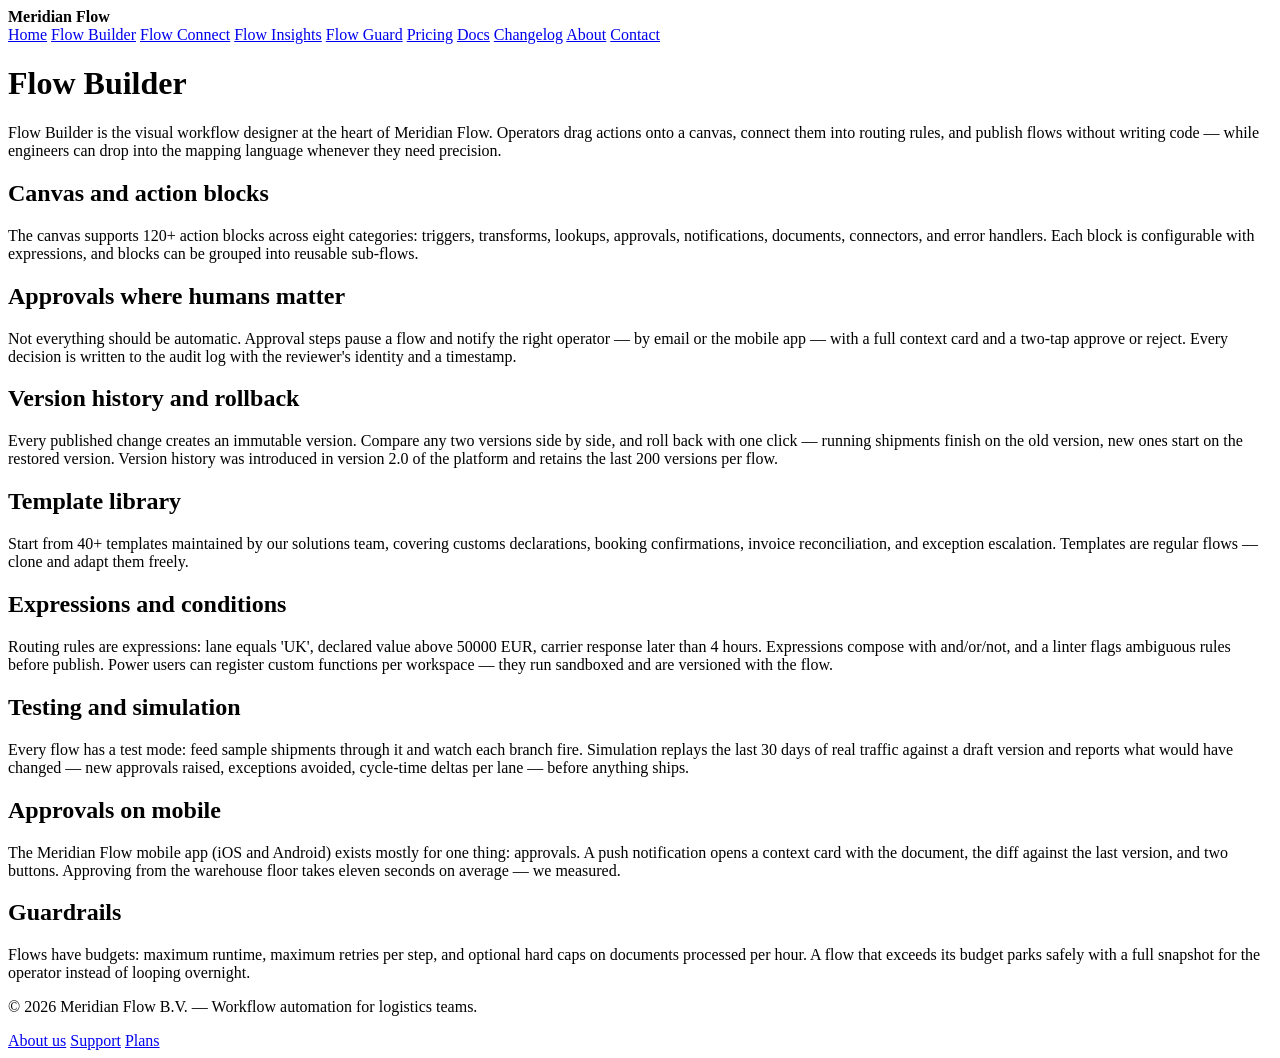
<file: src/site_rag_analyst/demo_data/site/products/flow-builder.html>
<!DOCTYPE html>
<html lang="en">
<head>
<meta charset="utf-8">
<meta name="viewport" content="width=device-width, initial-scale=1">
<title>Flow Builder — Meridian Flow</title>
<meta name="description" content="Design logistics workflows on a visual drag-and-drop canvas: 120+ action blocks, approvals, version history and one-click rollback.">
</head>
<body>
<header><strong>Meridian Flow</strong>
<nav class="main-nav">
  <a href="http://demo.meridian.test/">Home</a>
  <a href="http://demo.meridian.test/products/flow-builder">Flow Builder</a>
  <a href="http://demo.meridian.test/products/flow-connect">Flow Connect</a>
  <a href="http://demo.meridian.test/products/flow-insights">Flow Insights</a>
  <a href="http://demo.meridian.test/products/flow-guard">Flow Guard</a>
  <a href="http://demo.meridian.test/pricing">Pricing</a>
  <a href="http://demo.meridian.test/docs/getting-started">Docs</a>
  <a href="http://demo.meridian.test/changelog">Changelog</a>
  <a href="http://demo.meridian.test/about">About</a>
  <a href="http://demo.meridian.test/contact">Contact</a>
</nav>
</header>
<main>

<h1>Flow Builder</h1>
<p>Flow Builder is the visual workflow designer at the heart of Meridian Flow.
Operators drag actions onto a canvas, connect them into routing rules, and
publish flows without writing code — while engineers can drop into the
mapping language whenever they need precision.</p>

<h2>Canvas and action blocks</h2>
<p>The canvas supports 120+ action blocks across eight categories: triggers,
transforms, lookups, approvals, notifications, documents, connectors, and
error handlers. Each block is configurable with expressions, and blocks can
be grouped into reusable sub-flows.</p>

<h2>Approvals where humans matter</h2>
<p>Not everything should be automatic. Approval steps pause a flow and notify
the right operator — by email or the mobile app — with a full context card
and a two-tap approve or reject. Every decision is written to the audit log
with the reviewer's identity and a timestamp.</p>

<h2>Version history and rollback</h2>
<p>Every published change creates an immutable version. Compare any two
versions side by side, and roll back with one click — running shipments
finish on the old version, new ones start on the restored version. Version
history was introduced in version 2.0 of the platform and retains the last
200 versions per flow.</p>

<h2>Template library</h2>
<p>Start from 40+ templates maintained by our solutions team, covering customs
declarations, booking confirmations, invoice reconciliation, and exception
escalation. Templates are regular flows — clone and adapt them freely.</p>

<h2>Expressions and conditions</h2>
<p>Routing rules are expressions: lane equals 'UK', declared value above
50000 EUR, carrier response later than 4 hours. Expressions compose with
and/or/not, and a linter flags ambiguous rules before publish. Power users
can register custom functions per workspace — they run sandboxed and are
versioned with the flow.</p>

<h2>Testing and simulation</h2>
<p>Every flow has a test mode: feed sample shipments through it and watch
each branch fire. Simulation replays the last 30 days of real traffic
against a draft version and reports what would have changed — new approvals
raised, exceptions avoided, cycle-time deltas per lane — before anything
ships.</p>

<h2>Approvals on mobile</h2>
<p>The Meridian Flow mobile app (iOS and Android) exists mostly for one
thing: approvals. A push notification opens a context card with the
document, the diff against the last version, and two buttons. Approving from
the warehouse floor takes eleven seconds on average — we measured.</p>

<h2>Guardrails</h2>
<p>Flows have budgets: maximum runtime, maximum retries per step, and
optional hard caps on documents processed per hour. A flow that exceeds its
budget parks safely with a full snapshot for the operator instead of
looping overnight.</p>

</main>

<footer>
  <p>© 2026 Meridian Flow B.V. — Workflow automation for logistics teams.</p>
  <a href="http://demo.meridian.test/about">About us</a>
  <a href="http://demo.meridian.test/contact">Support</a>
  <a href="http://demo.meridian.test/pricing">Plans</a>
</footer>

</body>
</html>
</file>
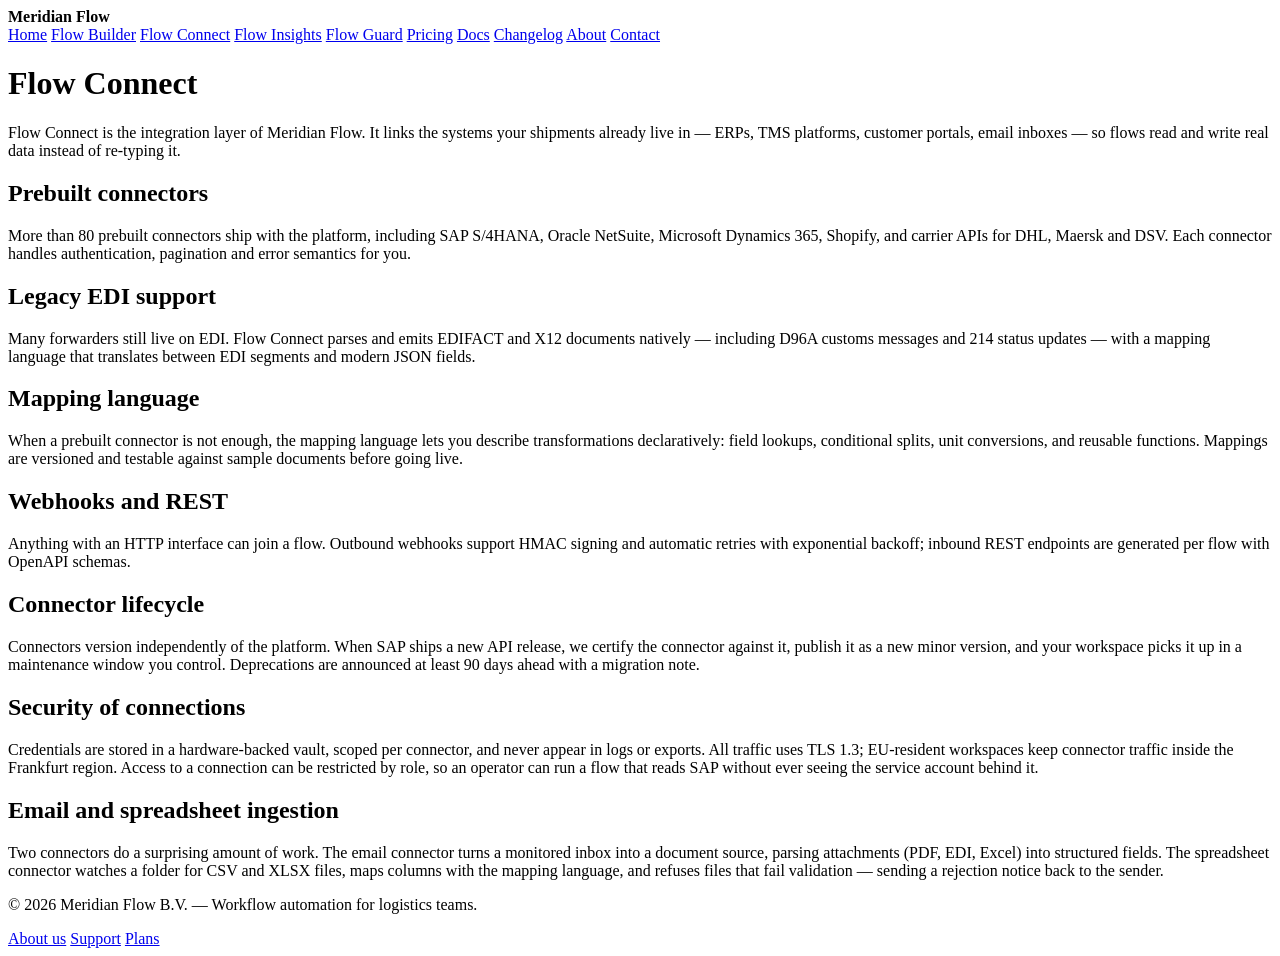
<file: src/site_rag_analyst/demo_data/site/products/flow-connect.html>
<!DOCTYPE html>
<html lang="en">
<head>
<meta charset="utf-8">
<meta name="viewport" content="width=device-width, initial-scale=1">
<title>Flow Connect — Meridian Flow</title>
<meta name="description" content="Connect SAP S/4HANA, Oracle NetSuite, legacy EDI and 80+ other systems with prebuilt connectors and a flexible mapping language.">
</head>
<body>
<header><strong>Meridian Flow</strong>
<nav class="main-nav">
  <a href="http://demo.meridian.test/">Home</a>
  <a href="http://demo.meridian.test/products/flow-builder">Flow Builder</a>
  <a href="http://demo.meridian.test/products/flow-connect">Flow Connect</a>
  <a href="http://demo.meridian.test/products/flow-insights">Flow Insights</a>
  <a href="http://demo.meridian.test/products/flow-guard">Flow Guard</a>
  <a href="http://demo.meridian.test/pricing">Pricing</a>
  <a href="http://demo.meridian.test/docs/getting-started">Docs</a>
  <a href="http://demo.meridian.test/changelog">Changelog</a>
  <a href="http://demo.meridian.test/about">About</a>
  <a href="http://demo.meridian.test/contact">Contact</a>
</nav>
</header>
<main>

<h1>Flow Connect</h1>
<p>Flow Connect is the integration layer of Meridian Flow. It links the
systems your shipments already live in — ERPs, TMS platforms, customer
portals, email inboxes — so flows read and write real data instead of
re-typing it.</p>

<h2>Prebuilt connectors</h2>
<p>More than 80 prebuilt connectors ship with the platform, including SAP
S/4HANA, Oracle NetSuite, Microsoft Dynamics 365, Shopify, and carrier APIs
for DHL, Maersk and DSV. Each connector handles authentication, pagination
and error semantics for you.</p>

<h2>Legacy EDI support</h2>
<p>Many forwarders still live on EDI. Flow Connect parses and emits EDIFACT
and X12 documents natively — including D96A customs messages and 214 status
updates — with a mapping language that translates between EDI segments and
modern JSON fields.</p>

<h2>Mapping language</h2>
<p>When a prebuilt connector is not enough, the mapping language lets you
describe transformations declaratively: field lookups, conditional splits,
unit conversions, and reusable functions. Mappings are versioned and
testable against sample documents before going live.</p>

<h2>Webhooks and REST</h2>
<p>Anything with an HTTP interface can join a flow. Outbound webhooks support
HMAC signing and automatic retries with exponential backoff; inbound REST
endpoints are generated per flow with OpenAPI schemas.</p>

<h2>Connector lifecycle</h2>
<p>Connectors version independently of the platform. When SAP ships a new
API release, we certify the connector against it, publish it as a new minor
version, and your workspace picks it up in a maintenance window you control.
Deprecations are announced at least 90 days ahead with a migration note.</p>

<h2>Security of connections</h2>
<p>Credentials are stored in a hardware-backed vault, scoped per connector,
and never appear in logs or exports. All traffic uses TLS 1.3; EU-resident
workspaces keep connector traffic inside the Frankfurt region. Access to a
connection can be restricted by role, so an operator can run a flow that
reads SAP without ever seeing the service account behind it.</p>

<h2>Email and spreadsheet ingestion</h2>
<p>Two connectors do a surprising amount of work. The email connector turns
a monitored inbox into a document source, parsing attachments (PDF, EDI,
Excel) into structured fields. The spreadsheet connector watches a folder
for CSV and XLSX files, maps columns with the mapping language, and refuses
files that fail validation — sending a rejection notice back to the sender.</p>

</main>

<footer>
  <p>© 2026 Meridian Flow B.V. — Workflow automation for logistics teams.</p>
  <a href="http://demo.meridian.test/about">About us</a>
  <a href="http://demo.meridian.test/contact">Support</a>
  <a href="http://demo.meridian.test/pricing">Plans</a>
</footer>

</body>
</html>
</file>
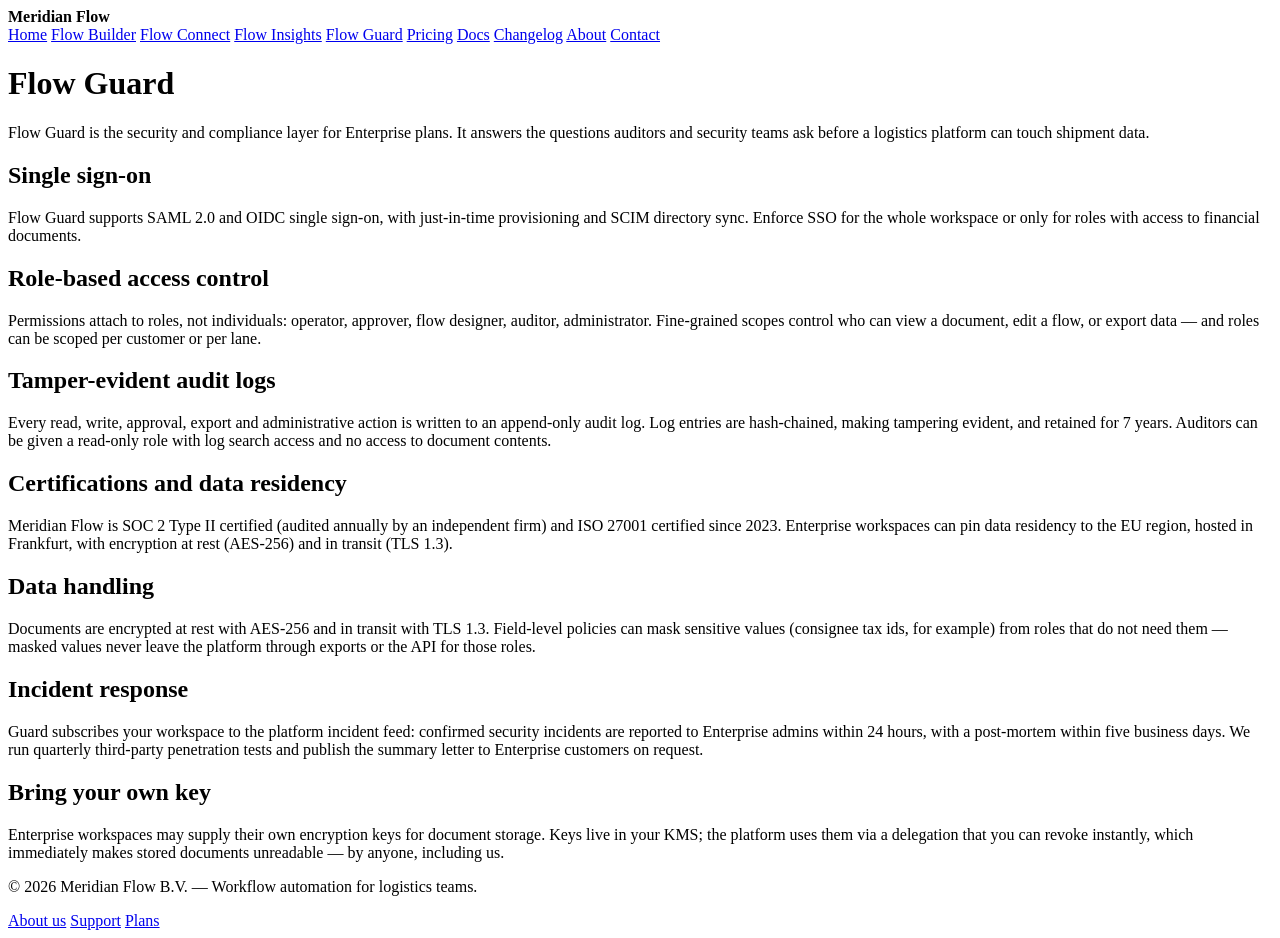
<file: src/site_rag_analyst/demo_data/site/products/flow-guard.html>
<!DOCTYPE html>
<html lang="en">
<head>
<meta charset="utf-8">
<meta name="viewport" content="width=device-width, initial-scale=1">
<title>Flow Guard — Meridian Flow</title>
<meta name="description" content="Enterprise security: SSO via SAML and OIDC, role-based access control, tamper-evident audit logs retained for 7 years, EU data residency.">
</head>
<body>
<header><strong>Meridian Flow</strong>
<nav class="main-nav">
  <a href="http://demo.meridian.test/">Home</a>
  <a href="http://demo.meridian.test/products/flow-builder">Flow Builder</a>
  <a href="http://demo.meridian.test/products/flow-connect">Flow Connect</a>
  <a href="http://demo.meridian.test/products/flow-insights">Flow Insights</a>
  <a href="http://demo.meridian.test/products/flow-guard">Flow Guard</a>
  <a href="http://demo.meridian.test/pricing">Pricing</a>
  <a href="http://demo.meridian.test/docs/getting-started">Docs</a>
  <a href="http://demo.meridian.test/changelog">Changelog</a>
  <a href="http://demo.meridian.test/about">About</a>
  <a href="http://demo.meridian.test/contact">Contact</a>
</nav>
</header>
<main>

<h1>Flow Guard</h1>
<p>Flow Guard is the security and compliance layer for Enterprise plans. It
answers the questions auditors and security teams ask before a logistics
platform can touch shipment data.</p>

<h2>Single sign-on</h2>
<p>Flow Guard supports SAML 2.0 and OIDC single sign-on, with just-in-time
provisioning and SCIM directory sync. Enforce SSO for the whole workspace or
only for roles with access to financial documents.</p>

<h2>Role-based access control</h2>
<p>Permissions attach to roles, not individuals: operator, approver, flow
designer, auditor, administrator. Fine-grained scopes control who can view a
document, edit a flow, or export data — and roles can be scoped per customer
or per lane.</p>

<h2>Tamper-evident audit logs</h2>
<p>Every read, write, approval, export and administrative action is written
to an append-only audit log. Log entries are hash-chained, making tampering
evident, and retained for 7 years. Auditors can be given a read-only role
with log search access and no access to document contents.</p>

<h2>Certifications and data residency</h2>
<p>Meridian Flow is SOC 2 Type II certified (audited annually by an
independent firm) and ISO 27001 certified since 2023. Enterprise workspaces
can pin data residency to the EU region, hosted in Frankfurt, with encryption
at rest (AES-256) and in transit (TLS 1.3).</p>

<h2>Data handling</h2>
<p>Documents are encrypted at rest with AES-256 and in transit with TLS
1.3. Field-level policies can mask sensitive values (consignee tax ids, for
example) from roles that do not need them — masked values never leave the
platform through exports or the API for those roles.</p>

<h2>Incident response</h2>
<p>Guard subscribes your workspace to the platform incident feed: confirmed
security incidents are reported to Enterprise admins within 24 hours, with
a post-mortem within five business days. We run quarterly third-party
penetration tests and publish the summary letter to Enterprise customers on
request.</p>

<h2>Bring your own key</h2>
<p>Enterprise workspaces may supply their own encryption keys for document
storage. Keys live in your KMS; the platform uses them via a delegation that
you can revoke instantly, which immediately makes stored documents
unreadable — by anyone, including us.</p>

</main>

<footer>
  <p>© 2026 Meridian Flow B.V. — Workflow automation for logistics teams.</p>
  <a href="http://demo.meridian.test/about">About us</a>
  <a href="http://demo.meridian.test/contact">Support</a>
  <a href="http://demo.meridian.test/pricing">Plans</a>
</footer>

</body>
</html>
</file>
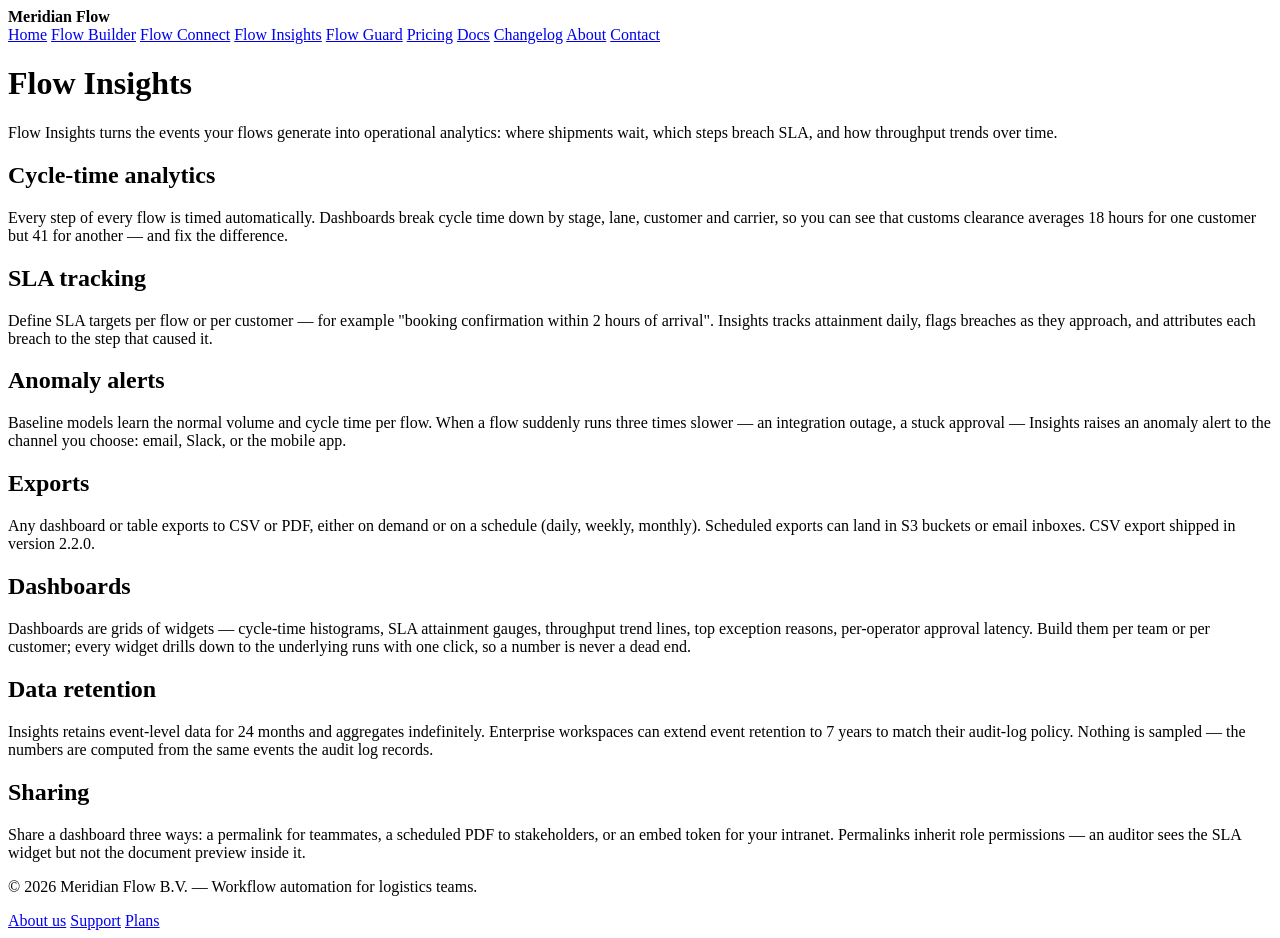
<file: src/site_rag_analyst/demo_data/site/products/flow-insights.html>
<!DOCTYPE html>
<html lang="en">
<head>
<meta charset="utf-8">
<meta name="viewport" content="width=device-width, initial-scale=1">
<title>Flow Insights — Meridian Flow</title>
<meta name="description" content="Cycle-time analytics, SLA tracking and anomaly alerts for every workflow, with CSV and PDF export.">
</head>
<body>
<header><strong>Meridian Flow</strong>
<nav class="main-nav">
  <a href="http://demo.meridian.test/">Home</a>
  <a href="http://demo.meridian.test/products/flow-builder">Flow Builder</a>
  <a href="http://demo.meridian.test/products/flow-connect">Flow Connect</a>
  <a href="http://demo.meridian.test/products/flow-insights">Flow Insights</a>
  <a href="http://demo.meridian.test/products/flow-guard">Flow Guard</a>
  <a href="http://demo.meridian.test/pricing">Pricing</a>
  <a href="http://demo.meridian.test/docs/getting-started">Docs</a>
  <a href="http://demo.meridian.test/changelog">Changelog</a>
  <a href="http://demo.meridian.test/about">About</a>
  <a href="http://demo.meridian.test/contact">Contact</a>
</nav>
</header>
<main>

<h1>Flow Insights</h1>
<p>Flow Insights turns the events your flows generate into operational
analytics: where shipments wait, which steps breach SLA, and how throughput
trends over time.</p>

<h2>Cycle-time analytics</h2>
<p>Every step of every flow is timed automatically. Dashboards break cycle
time down by stage, lane, customer and carrier, so you can see that customs
clearance averages 18 hours for one customer but 41 for another — and fix
the difference.</p>

<h2>SLA tracking</h2>
<p>Define SLA targets per flow or per customer — for example "booking
confirmation within 2 hours of arrival". Insights tracks attainment daily,
flags breaches as they approach, and attributes each breach to the step that
caused it.</p>

<h2>Anomaly alerts</h2>
<p>Baseline models learn the normal volume and cycle time per flow. When a
flow suddenly runs three times slower — an integration outage, a stuck
approval — Insights raises an anomaly alert to the channel you choose: email,
Slack, or the mobile app.</p>

<h2>Exports</h2>
<p>Any dashboard or table exports to CSV or PDF, either on demand or on a
schedule (daily, weekly, monthly). Scheduled exports can land in S3 buckets
or email inboxes. CSV export shipped in version 2.2.0.</p>

<h2>Dashboards</h2>
<p>Dashboards are grids of widgets — cycle-time histograms, SLA attainment
gauges, throughput trend lines, top exception reasons, per-operator approval
latency. Build them per team or per customer; every widget drills down to
the underlying runs with one click, so a number is never a dead end.</p>

<h2>Data retention</h2>
<p>Insights retains event-level data for 24 months and aggregates
indefinitely. Enterprise workspaces can extend event retention to 7 years to
match their audit-log policy. Nothing is sampled — the numbers are computed
from the same events the audit log records.</p>

<h2>Sharing</h2>
<p>Share a dashboard three ways: a permalink for teammates, a scheduled PDF
to stakeholders, or an embed token for your intranet. Permalinks inherit
role permissions — an auditor sees the SLA widget but not the document
preview inside it.</p>

</main>

<footer>
  <p>© 2026 Meridian Flow B.V. — Workflow automation for logistics teams.</p>
  <a href="http://demo.meridian.test/about">About us</a>
  <a href="http://demo.meridian.test/contact">Support</a>
  <a href="http://demo.meridian.test/pricing">Plans</a>
</footer>

</body>
</html>
</file>
